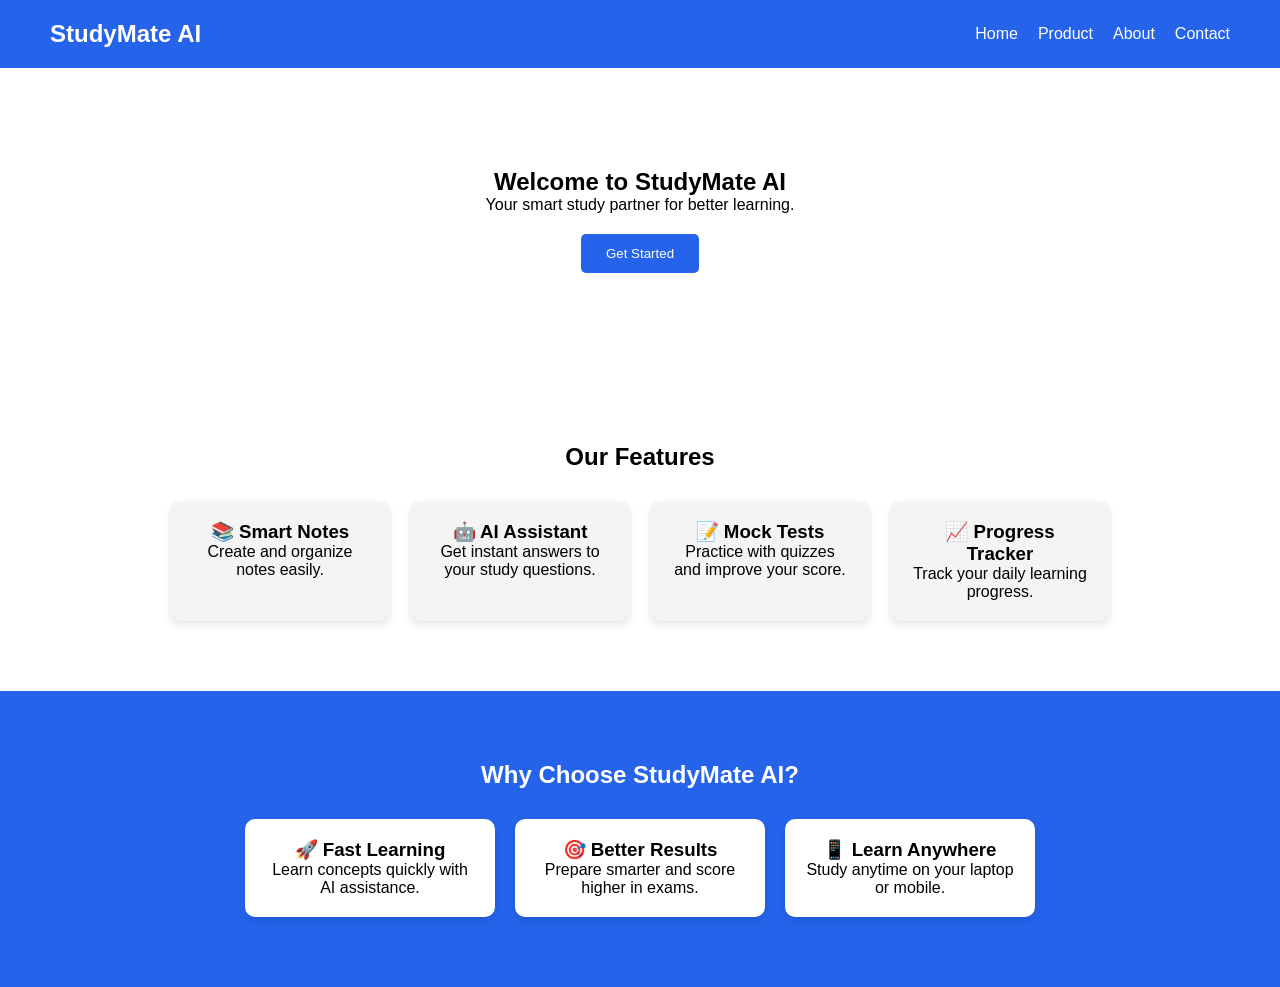
<file: index.html>
<!DOCTYPE html>
<html lang="en">
<head>
    <meta charset="UTF-8">
    <meta name="viewport" content="width=device-width, initial-scale=1.0">
    <title>StudyMate AI</title>
    <link rel="stylesheet" href="css/style.css">
</head>
<body>

    <nav>
        <h2>StudyMate AI</h2>

        <ul>
            <li><a href="index.html">Home</a></li>
            <li><a href="product.html">Product</a></li>
            <li><a href="about.html">About</a></li>
            <li><a href="contact.html">Contact</a></li>
        </ul>
    </nav>
    <section>
    <h1>Welcome to StudyMate AI</h1>
    <p>Your smart study partner for better learning.</p>

    <button>Get Started</button>
</section>

<!-- Paste here -->

<section class="features">

    <h2>Our Features</h2>

    <div class="feature-container">

        <div class="card">
            <h3>📚 Smart Notes</h3>
            <p>Create and organize notes easily.</p>
        </div>

        <div class="card">
            <h3>🤖 AI Assistant</h3>
            <p>Get instant answers to your study questions.</p>
        </div>

        <div class="card">
            <h3>📝 Mock Tests</h3>
            <p>Practice with quizzes and improve your score.</p>
        </div>

        <div class="card">
            <h3>📈 Progress Tracker</h3>
            <p>Track your daily learning progress.</p>
        </div>

    </div>

</section>
<section class="benefits">
    <h2>Why Choose StudyMate AI?</h2>

    <div class="benefit-box">
        <div>
            <h3>🚀 Fast Learning</h3>
            <p>Learn concepts quickly with AI assistance.</p>
        </div>

        <div>
            <h3>🎯 Better Results</h3>
            <p>Prepare smarter and score higher in exams.</p>
        </div>

        <div>
            <h3>📱 Learn Anywhere</h3>
            <p>Study anytime on your laptop or mobile.</p>
        </div>
    </div>
</section>

</body>
</html>
</file>
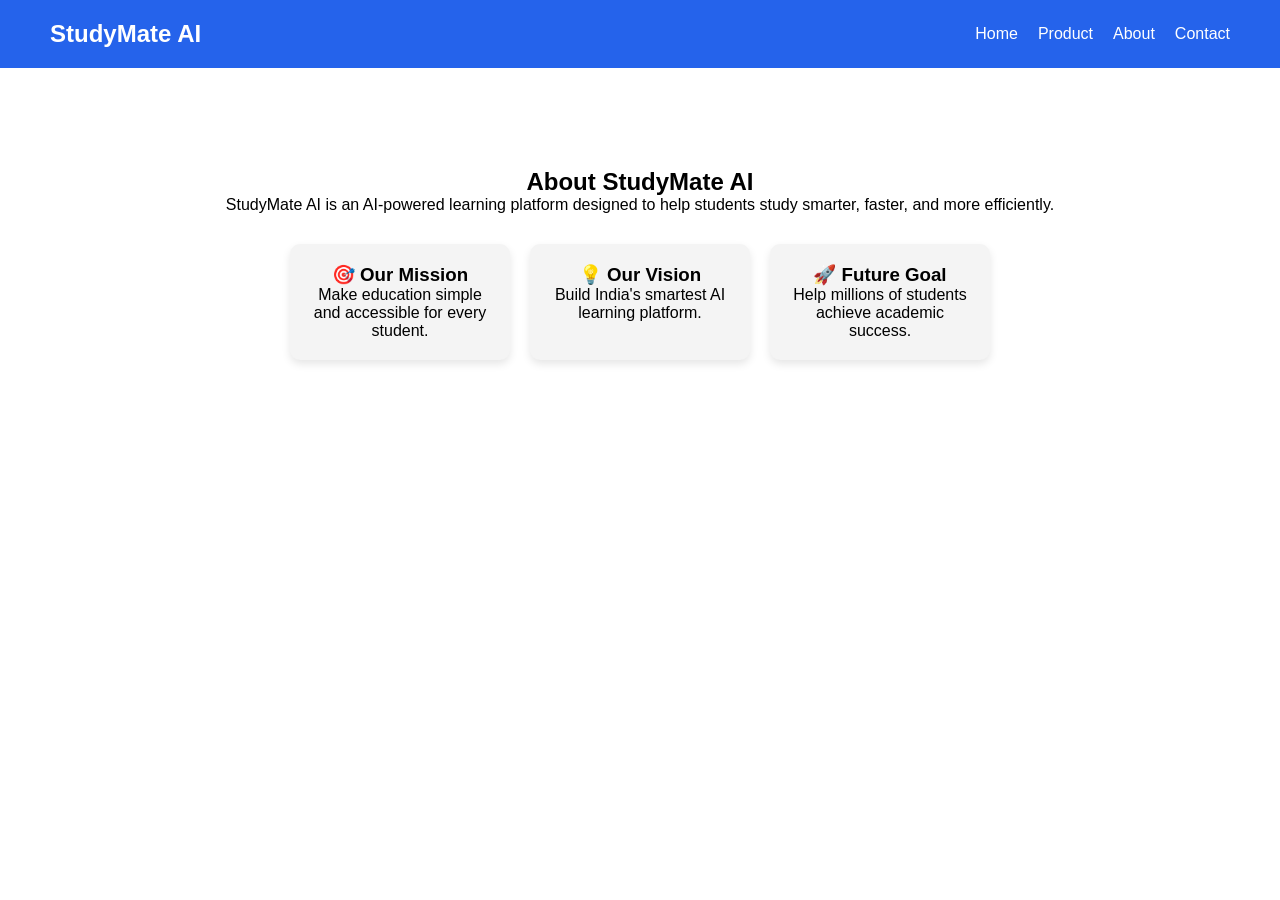
<file: about.html>
<!DOCTYPE html>
<html lang="en">
<head>
    <meta charset="UTF-8">
    <meta name="viewport" content="width=device-width, initial-scale=1.0">
    <title>About - StudyMate AI</title>
    <link rel="stylesheet" href="css/style.css">
</head>

<body>

<nav>
    <h2>StudyMate AI</h2>

    <ul>
        <li><a href="index.html">Home</a></li>
        <li><a href="product.html">Product</a></li>
        <li><a href="about.html">About</a></li>
        <li><a href="contact.html">Contact</a></li>
    </ul>
</nav>
<section class="about">

    <h1>About StudyMate AI</h1>

    <p>
        StudyMate AI is an AI-powered learning platform designed to help students
        study smarter, faster, and more efficiently.
    </p>

    <div class="feature-container">

        <div class="card">
            <h3>🎯 Our Mission</h3>
            <p>Make education simple and accessible for every student.</p>
        </div>

        <div class="card">
            <h3>💡 Our Vision</h3>
            <p>Build India's smartest AI learning platform.</p>
        </div>

        <div class="card">
            <h3>🚀 Future Goal</h3>
            <p>Help millions of students achieve academic success.</p>
        </div>

    </div>

</section>
</file>
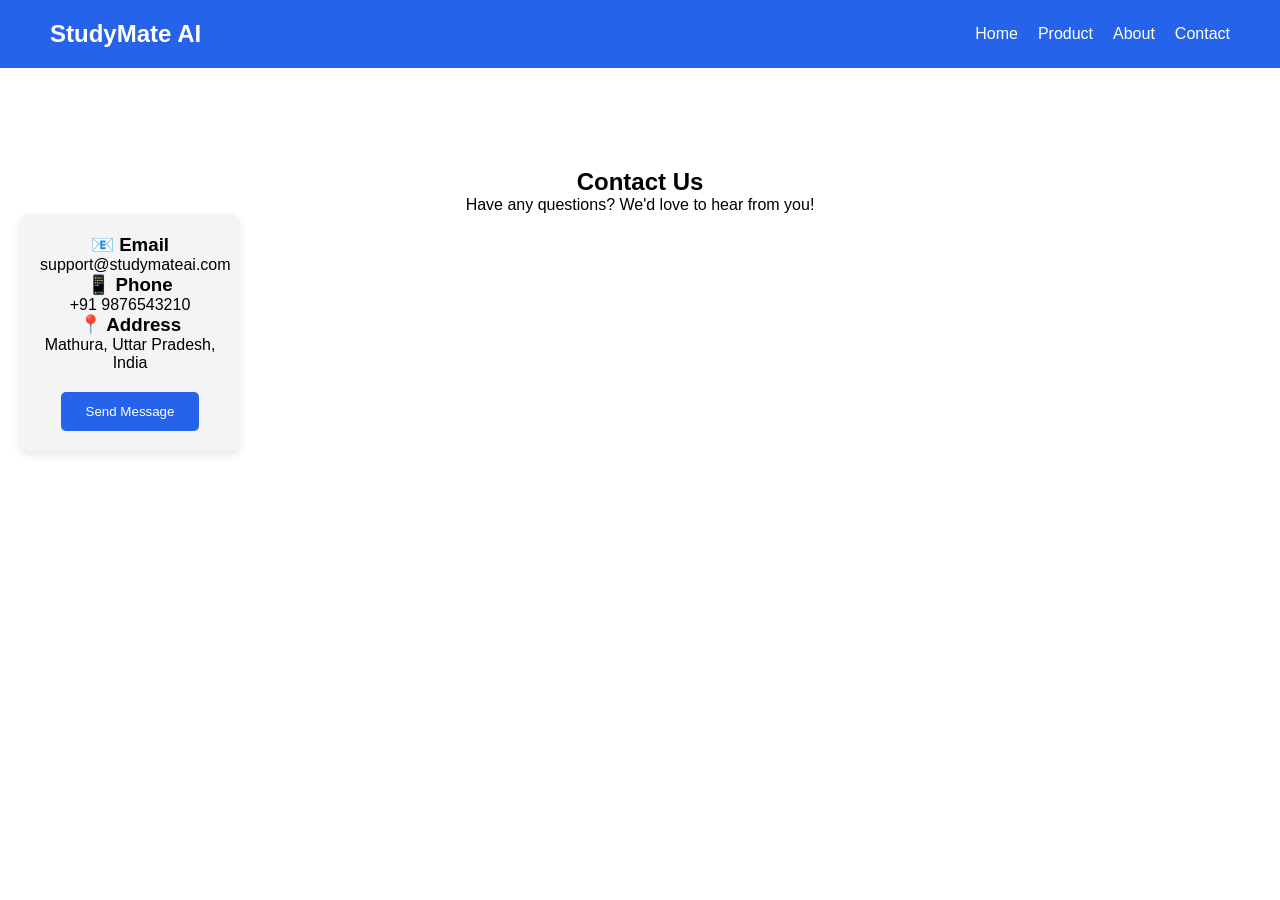
<file: contact.html>
<!DOCTYPE html>
<html lang="en">
<head>
    <meta charset="UTF-8">
    <meta name="viewport" content="width=device-width, initial-scale=1.0">
    <title>About - StudyMate AI</title>
    <link rel="stylesheet" href="css/style.css">
</head>

<body>

<nav>
    <h2>StudyMate AI</h2>

    <ul>
        <li><a href="index.html">Home</a></li>
        <li><a href="product.html">Product</a></li>
        <li><a href="about.html">About</a></li>
        <li><a href="contact.html">Contact</a></li>
    </ul>
</nav>
<section class="contact">

    <h1>Contact Us</h1>

    <p>Have any questions? We'd love to hear from you!</p>

    <div class="card">

        <h3>📧 Email</h3>
        <p>support@studymateai.com</p>

        <h3>📱 Phone</h3>
        <p>+91 9876543210</p>

        <h3>📍 Address</h3>
        <p>Mathura, Uttar Pradesh, India</p>

        <button>Send Message</button>

    </div>

</section>
</file>
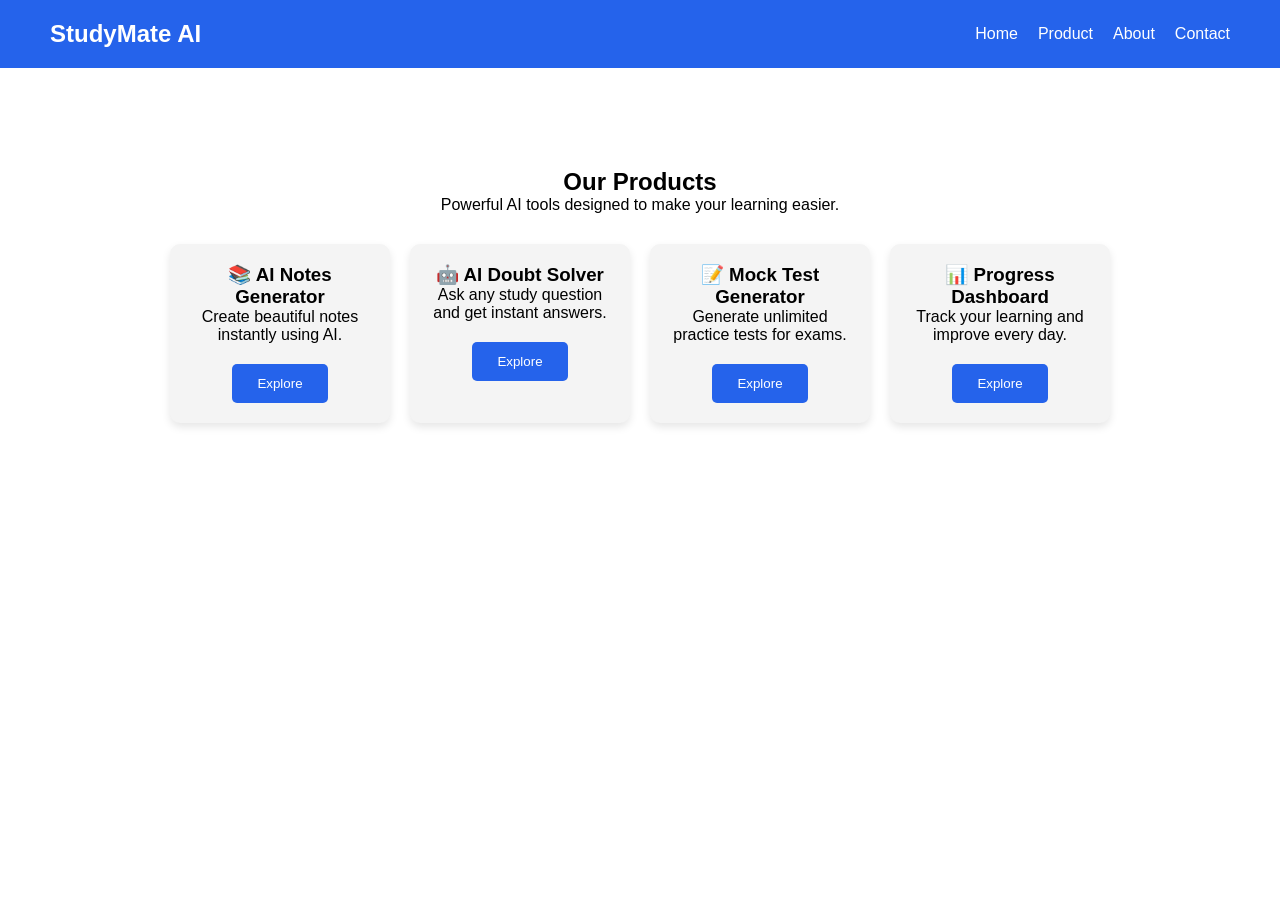
<file: product.html>
<!DOCTYPE html>
<html lang="en">
<head>
    <meta charset="UTF-8">
    <meta name="viewport" content="width=device-width, initial-scale=1.0">
    <title>Products - StudyMate AI</title>
    <link rel="stylesheet" href="css/style.css">
</head>

<body>

<nav>
    <h2>StudyMate AI</h2>

    <ul>
        <li><a href="index.html">Home</a></li>
        <li><a href="product.html">Product</a></li>
        <li><a href="about.html">About</a></li>
        <li><a href="contact.html">Contact</a></li>
    </ul>
</nav>
<section class="products">

    <h1>Our Products</h1>
    <p>Powerful AI tools designed to make your learning easier.</p>

    <div class="feature-container">

        <div class="card">
            <h3>📚 AI Notes Generator</h3>
            <p>Create beautiful notes instantly using AI.</p>
            <button>Explore</button>
        </div>

        <div class="card">
            <h3>🤖 AI Doubt Solver</h3>
            <p>Ask any study question and get instant answers.</p>
            <button>Explore</button>
        </div>

        <div class="card">
            <h3>📝 Mock Test Generator</h3>
            <p>Generate unlimited practice tests for exams.</p>
            <button>Explore</button>
        </div>

        <div class="card">
            <h3>📊 Progress Dashboard</h3>
            <p>Track your learning and improve every day.</p>
            <button>Explore</button>
        </div>

    </div>

</section>
</file>
<file: css/style.css>
*{
    margin:0;
    padding:0;
    box-sizing:border-box;
}

body{
    font-family:Arial,sans-serif;
}

nav{
    display:flex;
    justify-content:space-between;
    align-items:center;
    background:#2563eb;
    color:white;
    padding:20px 50px;
}

nav ul{
    display:flex;
    list-style:none;
}

nav ul li{
    margin-left:20px;
}

nav ul li a{
    color:white;
    text-decoration:none;
}

section{
    text-align:center;
    padding:100px 20px;
}

button{
    margin-top:20px;
    padding:12px 25px;
    background:#2563eb;
    color:white;
    border:none;
    border-radius:5px;
    cursor:pointer;
}
.features{
    padding:70px 20px;
    text-align:center;
}

.feature-container{
    display:flex;
    justify-content:center;
    gap:20px;
    flex-wrap:wrap;
    margin-top:30px;
}

.card{
    width:220px;
    padding:20px;
    background:#f4f4f4;
    border-radius:10px;
    box-shadow:0 4px 8px rgba(0,0,0,0.1);
}


.benefits{
    background:#2563eb;
    color:white;
    padding:70px 20px;
    text-align:center;
}

.benefit-box{
    display:flex;
    justify-content:center;
    gap:20px;
    flex-wrap:wrap;
    margin-top:30px;
}

.benefit-box div{
    width:250px;
    background:white;
    color:black;
    padding:20px;
    border-radius:10px;
    box-shadow:0 4px 8px rgba(0,0,0,0.1);
}
</file>
